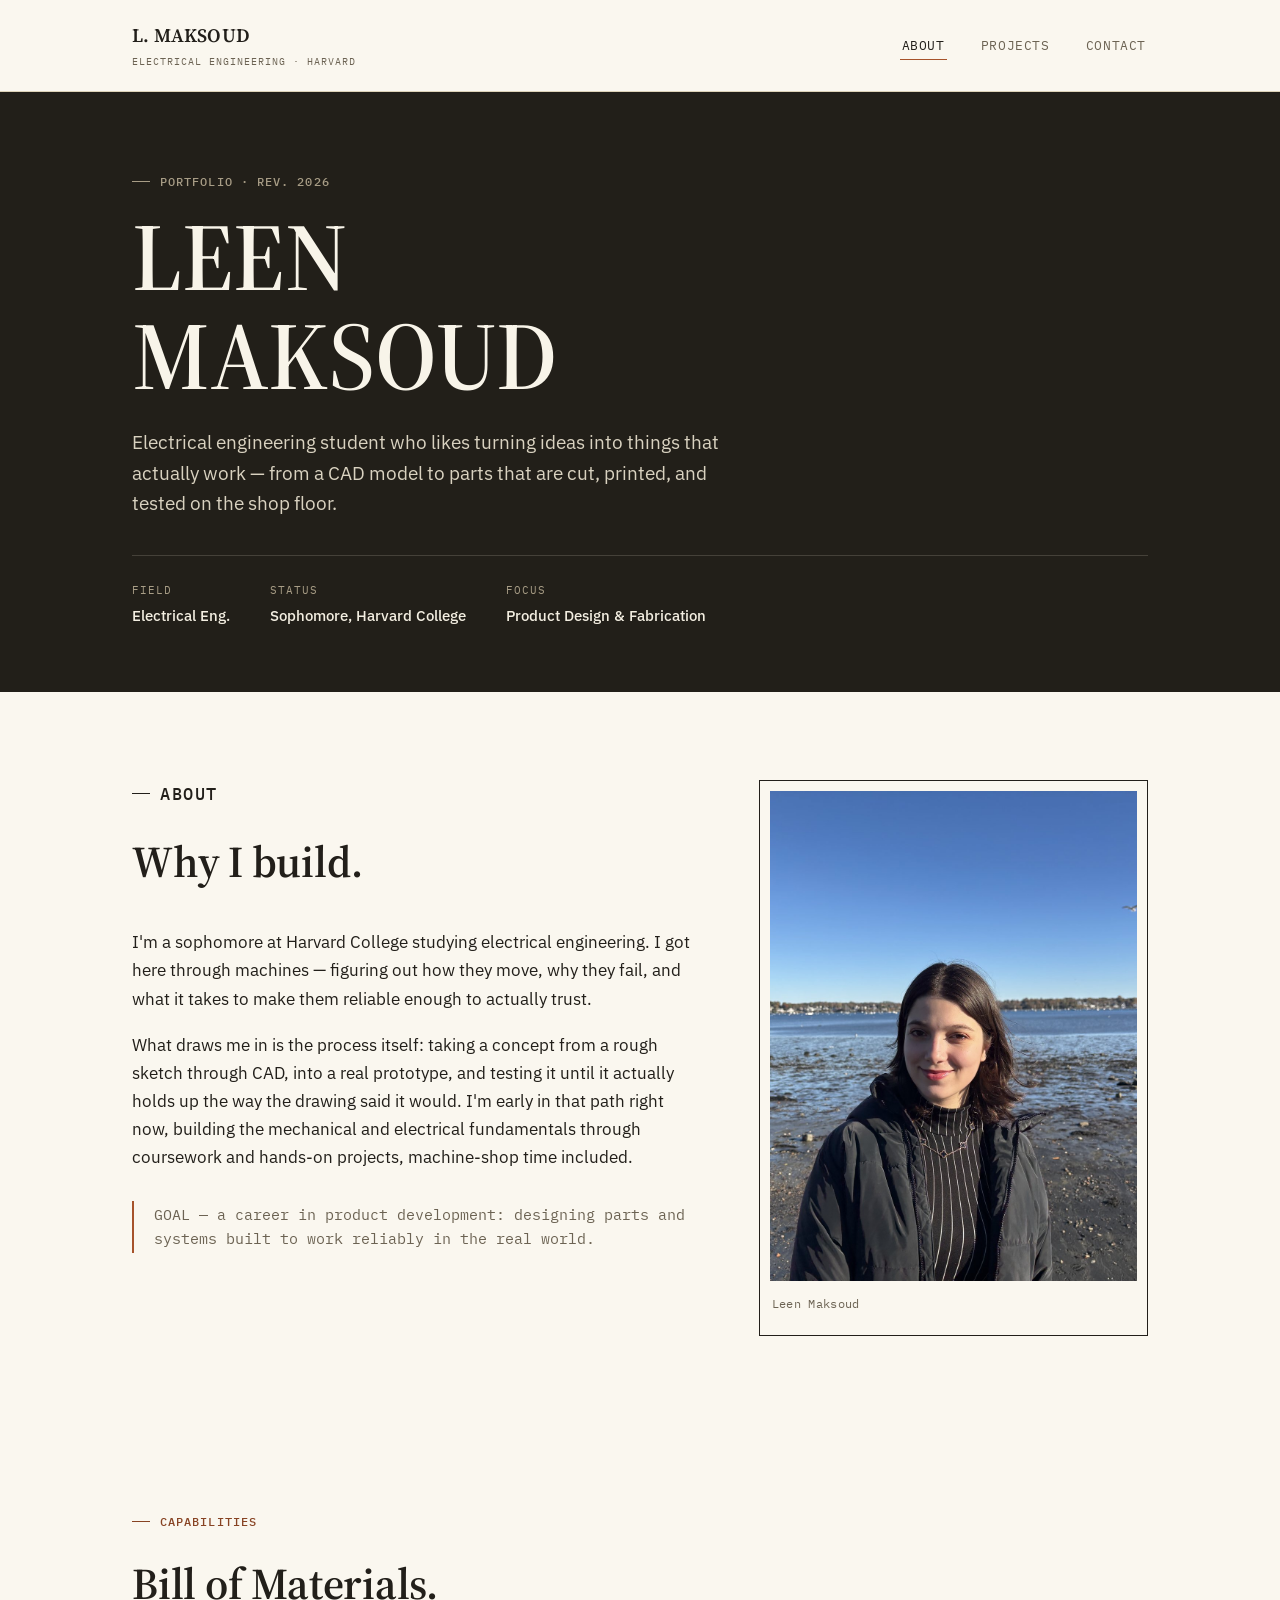
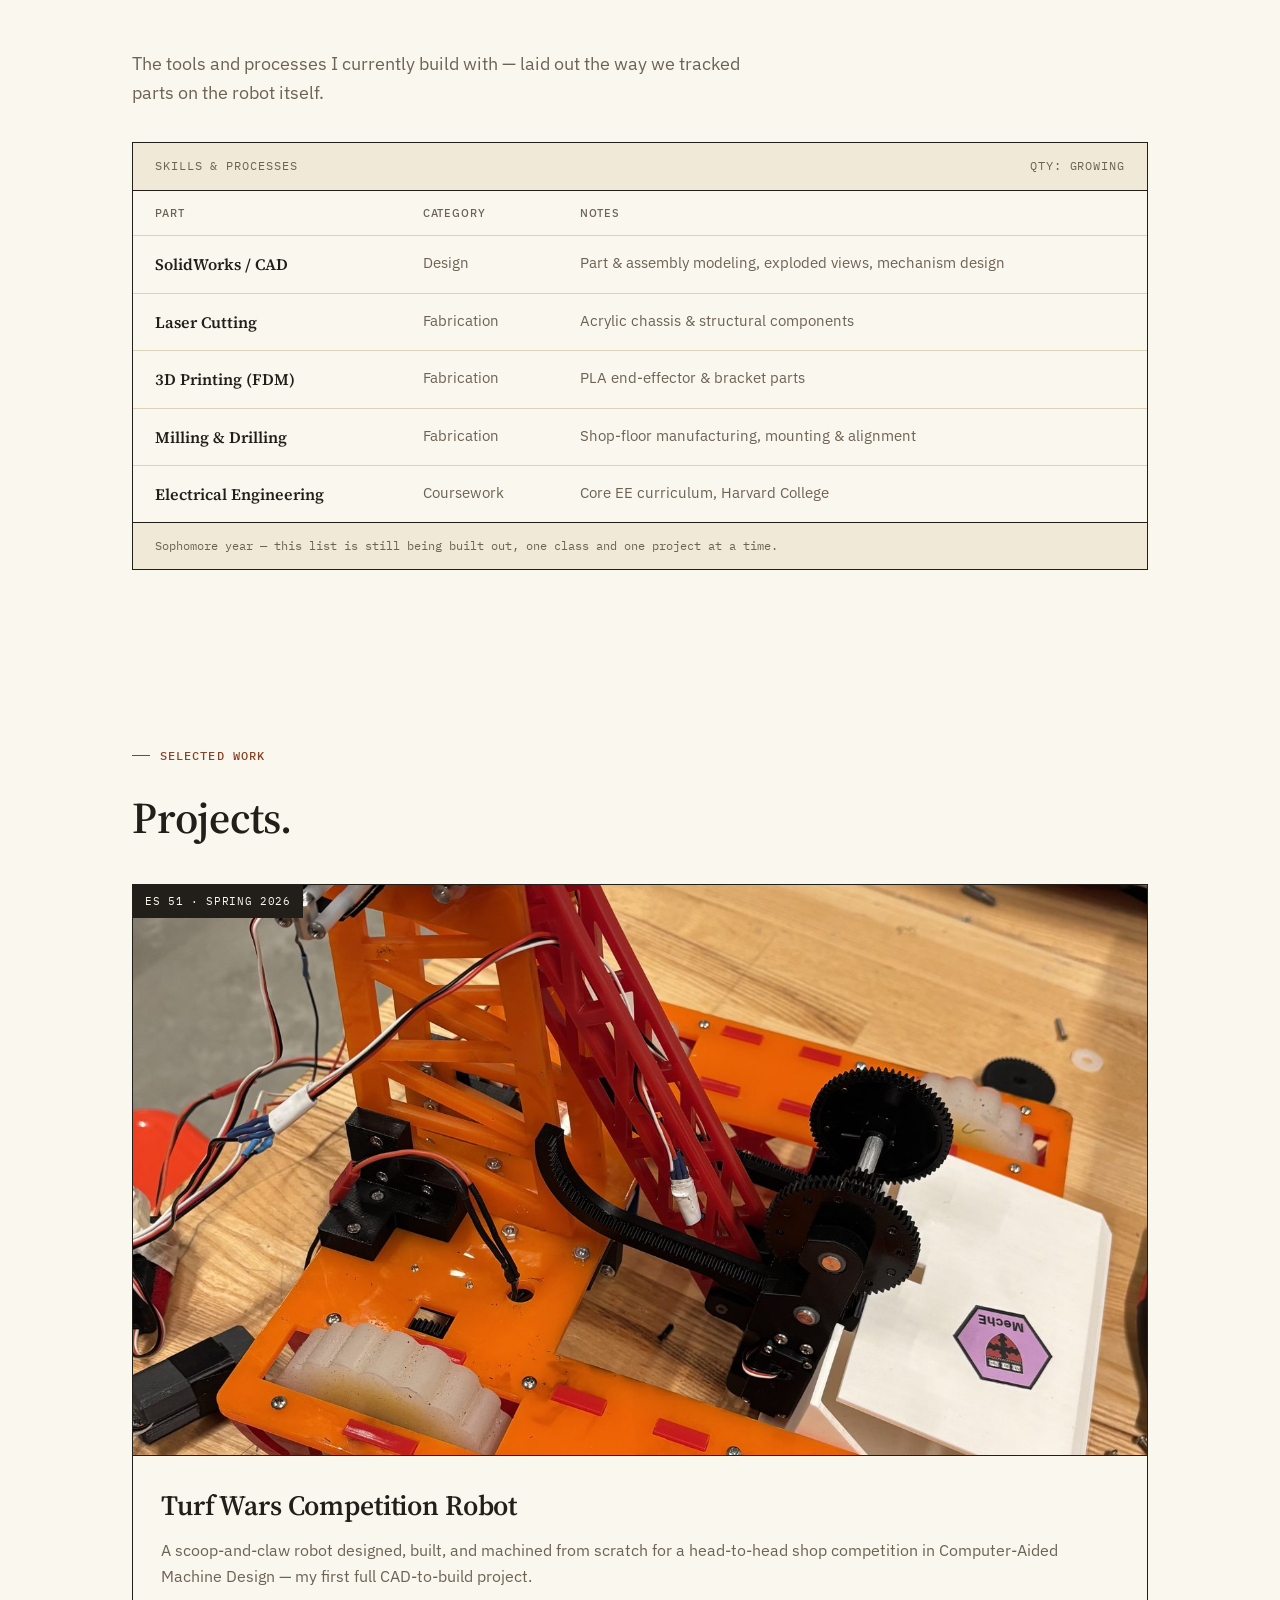
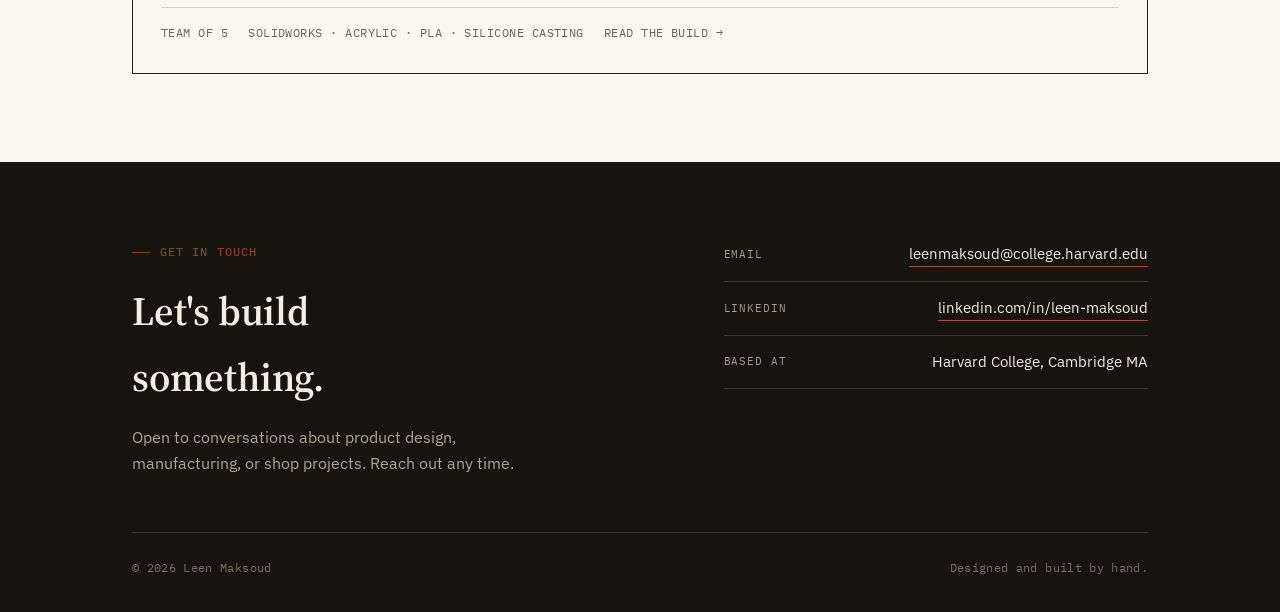
<file: index.html>
<!DOCTYPE html>
<html lang="en">
<head>
<meta charset="UTF-8">
<meta name="viewport" content="width=device-width, initial-scale=1.0">
<title>Leen Maksoud — Engineering Portfolio</title>
<meta name="description" content="Portfolio of Leen Maksoud, electrical engineering student at Harvard College focused on hands-on product design, fabrication, and testing.">
<link rel="preconnect" href="https://fonts.googleapis.com">
<link href="https://fonts.googleapis.com/css2?family=Source+Serif+4:opsz,wght@8..60,500;8..60,600;8..60,700&family=IBM+Plex+Sans:wght@400;500;600&family=IBM+Plex+Mono:wght@400;500;600&display=swap" rel="stylesheet">
<link rel="stylesheet" href="assets/style.css">
</head>
<body>

<header class="site-nav">
  <div class="nav-inner">
    <a href="index.html" class="nav-brand">L. MAKSOUD<small>ELECTRICAL ENGINEERING &middot; HARVARD</small></a>
    <ul class="nav-links">
      <li><a href="index.html#about" class="active">About</a></li>
      <li><a href="index.html#work">Projects</a></li>
      <li><a href="index.html#contact">Contact</a></li>
    </ul>
  </div>
</header>

<main>
  <!-- ============ HERO / TITLE BLOCK ============ -->
  <div class="blueprint-bg hero">
    <div class="wrap">
      <div class="title-block">
        <p class="eyebrow">Portfolio &middot; Rev. 2026</p>
        <h1 class="tb-name">LEEN<br>MAKSOUD</h1>
        <p class="tb-tagline">Electrical engineering student who likes turning ideas into things that actually work — from a CAD model to parts that are cut, printed, and tested on the shop floor.</p>
        <div class="tb-fields">
          <div class="tb-field"><div class="k">Field</div><div class="v">Electrical Eng.</div></div>
          <div class="tb-field"><div class="k">Status</div><div class="v">Sophomore, Harvard College</div></div>
          <div class="tb-field"><div class="k">Focus</div><div class="v">Product Design &amp; Fabrication</div></div>
        </div>
      </div>
    </div>
  </div>

  <!-- ============ ABOUT ============ -->
  <div class="paper-bg" id="about">
    <div class="wrap">
      <section>
        <div class="about-grid">
          <div class="reveal about-body">
            <p class="eyebrow">About</p>
            <h2 class="section-title">Why I build.</h2>
            <p>I'm a sophomore at Harvard College studying electrical engineering. I got here through machines — figuring out how they move, why they fail, and what it takes to make them reliable enough to actually trust.</p>
            <p>What draws me in is the process itself: taking a concept from a rough sketch through CAD, into a real prototype, and testing it until it actually holds up the way the drawing said it would. I'm early in that path right now, building the mechanical and electrical fundamentals through coursework and hands-on projects, machine-shop time included.</p>
            <div class="mission-note">
              GOAL &mdash; a career in product development: designing parts and systems built to work reliably in the real world.
            </div>
          </div>
          <div class="reveal about-photo-frame">
            <img src="assets/img/leen-profile.jpg" alt="Portrait of Leen Maksoud outdoors by the water">
            <p class="about-photo-caption">Leen Maksoud</p>
          </div>
        </div>
      </section>

      <!-- ============ SKILLS AS BOM ============ -->
      <section class="reveal">
        <p class="eyebrow">Capabilities</p>
        <h2 class="section-title">Bill of Materials.</h2>
        <p class="lede" style="margin-bottom:34px;">The tools and processes I currently build with — laid out the way we tracked parts on the robot itself.</p>

        <div class="bom-wrap">
          <div class="bom-title"><span>Skills &amp; Processes</span><span>Qty: Growing</span></div>
          <table class="bom">
            <thead>
              <tr><th>Part</th><th>Category</th><th>Notes</th></tr>
            </thead>
            <tbody>
              <tr>
                <td class="part">SolidWorks / CAD</td>
                <td>Design</td>
                <td>Part &amp; assembly modeling, exploded views, mechanism design</td>
              </tr>
              <tr>
                <td class="part">Laser Cutting</td>
                <td>Fabrication</td>
                <td>Acrylic chassis &amp; structural components</td>
              </tr>
              <tr>
                <td class="part">3D Printing (FDM)</td>
                <td>Fabrication</td>
                <td>PLA end-effector &amp; bracket parts</td>
              </tr>
              <tr>
                <td class="part">Milling &amp; Drilling</td>
                <td>Fabrication</td>
                <td>Shop-floor manufacturing, mounting &amp; alignment</td>
              </tr>
              <tr>
                <td class="part">Electrical Engineering</td>
                <td>Coursework</td>
                <td>Core EE curriculum, Harvard College</td>
              </tr>
            </tbody>
          </table>
          <div class="bom-note">Sophomore year — this list is still being built out, one class and one project at a time.</div>
        </div>
      </section>

      <!-- ============ FEATURED PROJECT ============ -->
      <section class="reveal" id="work">
        <p class="eyebrow">Selected Work</p>
        <h2 class="section-title">Projects.</h2>
        <a class="project-card" href="project.html">
          <div class="pc-media">
            <img src="assets/img/final_assembled_top.jpg" alt="The Winners' Turf Wars competition robot, an orange and red six-wheeled robot with a scoop-and-claw arm">
            <span class="pc-tag">ES 51 &middot; Spring 2026</span>
          </div>
          <div class="pc-body">
            <h3>Turf Wars Competition Robot</h3>
            <p>A scoop-and-claw robot designed, built, and machined from scratch for a head-to-head shop competition in Computer-Aided Machine Design — my first full CAD-to-build project.</p>
            <div class="pc-meta">
              <span>Team of 5</span>
              <span>SolidWorks &middot; Acrylic &middot; PLA &middot; Silicone Casting</span>
              <span>Read the build &rarr;</span>
            </div>
          </div>
        </a>
      </section>
    </div>
  </div>

  <!-- ============ CONTACT / FOOTER ============ -->
  <footer class="site-footer" id="contact">
    <div class="wrap">
      <div class="footer-grid">
        <div>
          <p class="eyebrow">Get in touch</p>
          <h3 class="footer-title">Let's build<br>something.</h3>
          <p class="footer-sub">Open to conversations about product design, manufacturing, or shop projects. Reach out any time.</p>
        </div>
        <div class="contact-fields">
          <div class="contact-field"><span class="k">Email</span><a href="mailto:leenmaksoud@college.harvard.edu">leenmaksoud@college.harvard.edu</a></div>
          <div class="contact-field"><span class="k">LinkedIn</span><a href="https://www.linkedin.com/in/leen-maksoud-05224a2a5" target="_blank" rel="noopener">linkedin.com/in/leen-maksoud</a></div>
          <div class="contact-field"><span class="k">Based at</span><span>Harvard College, Cambridge MA</span></div>
        </div>
      </div>
      <div class="footer-bottom">
        <span>&copy; 2026 Leen Maksoud</span>
        <span>Designed and built by hand.</span>
      </div>
    </div>
  </footer>
</main>

</body>
</html>
</file>
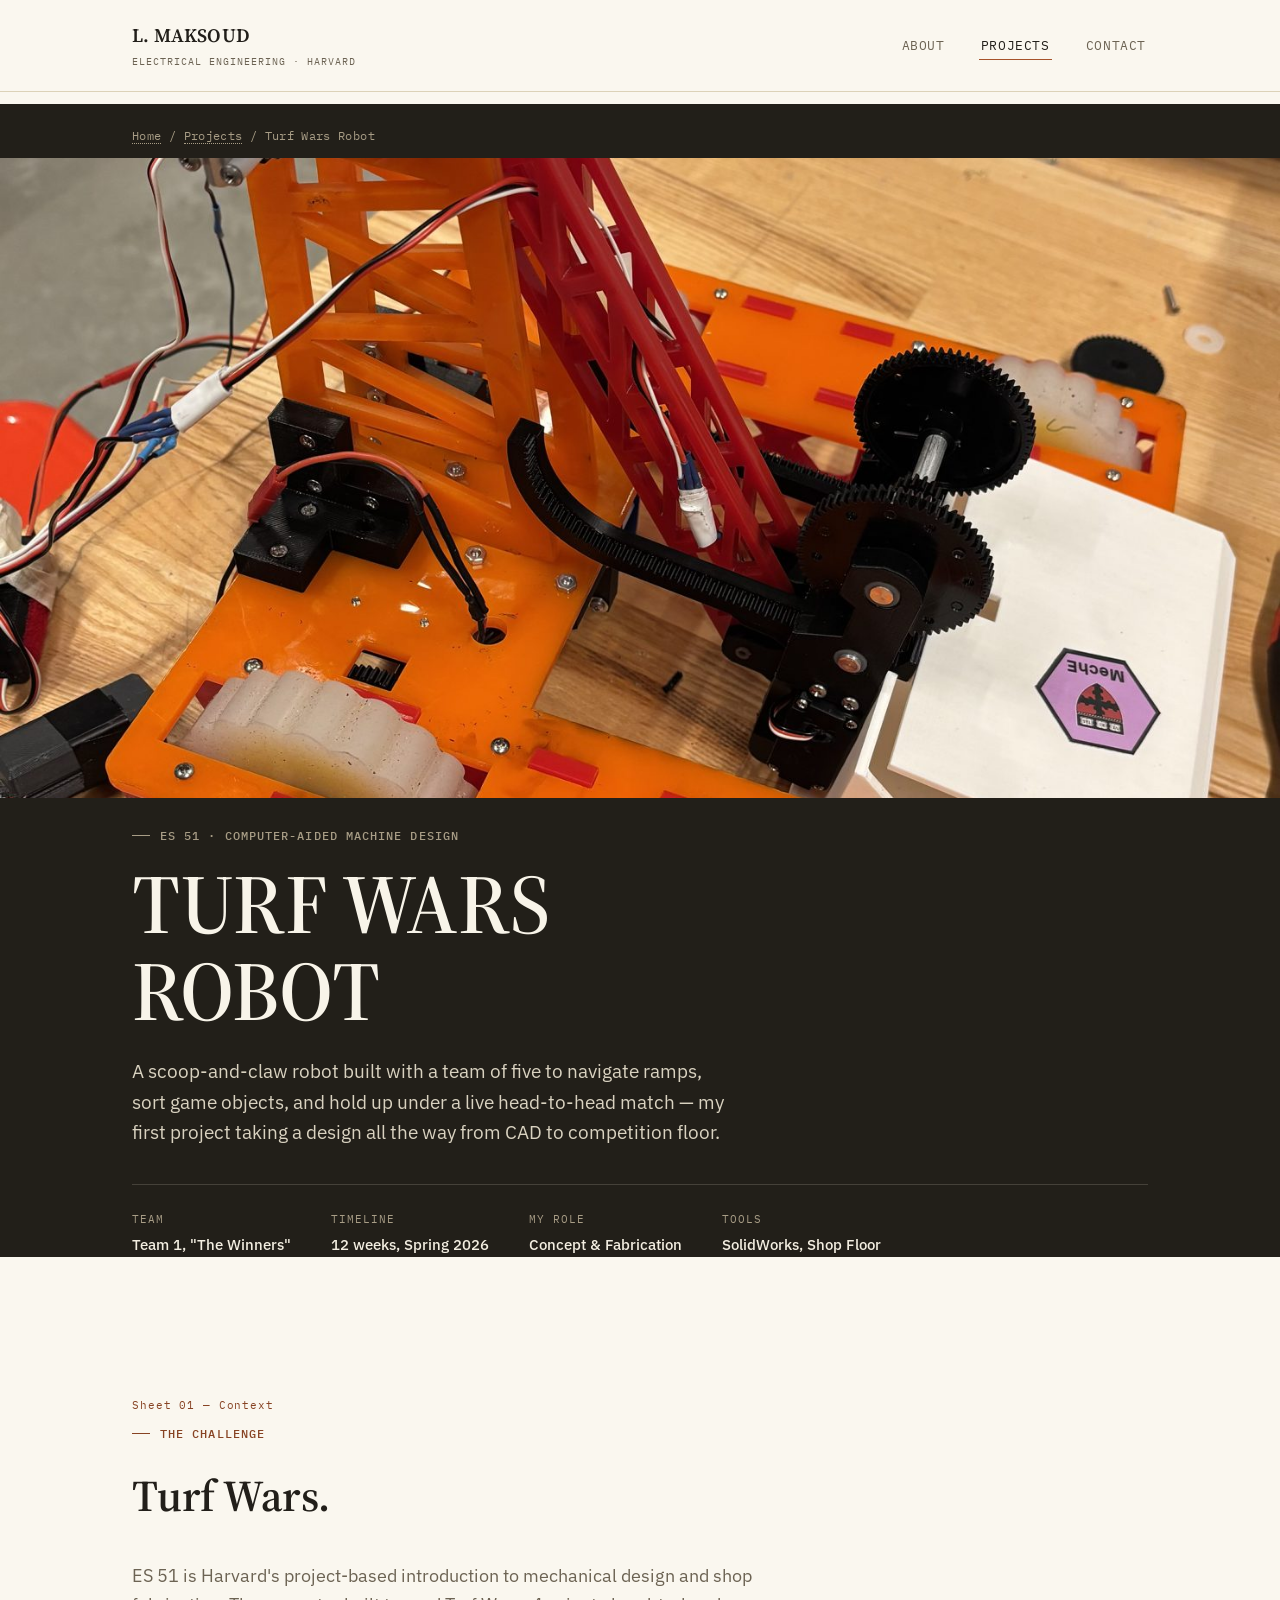
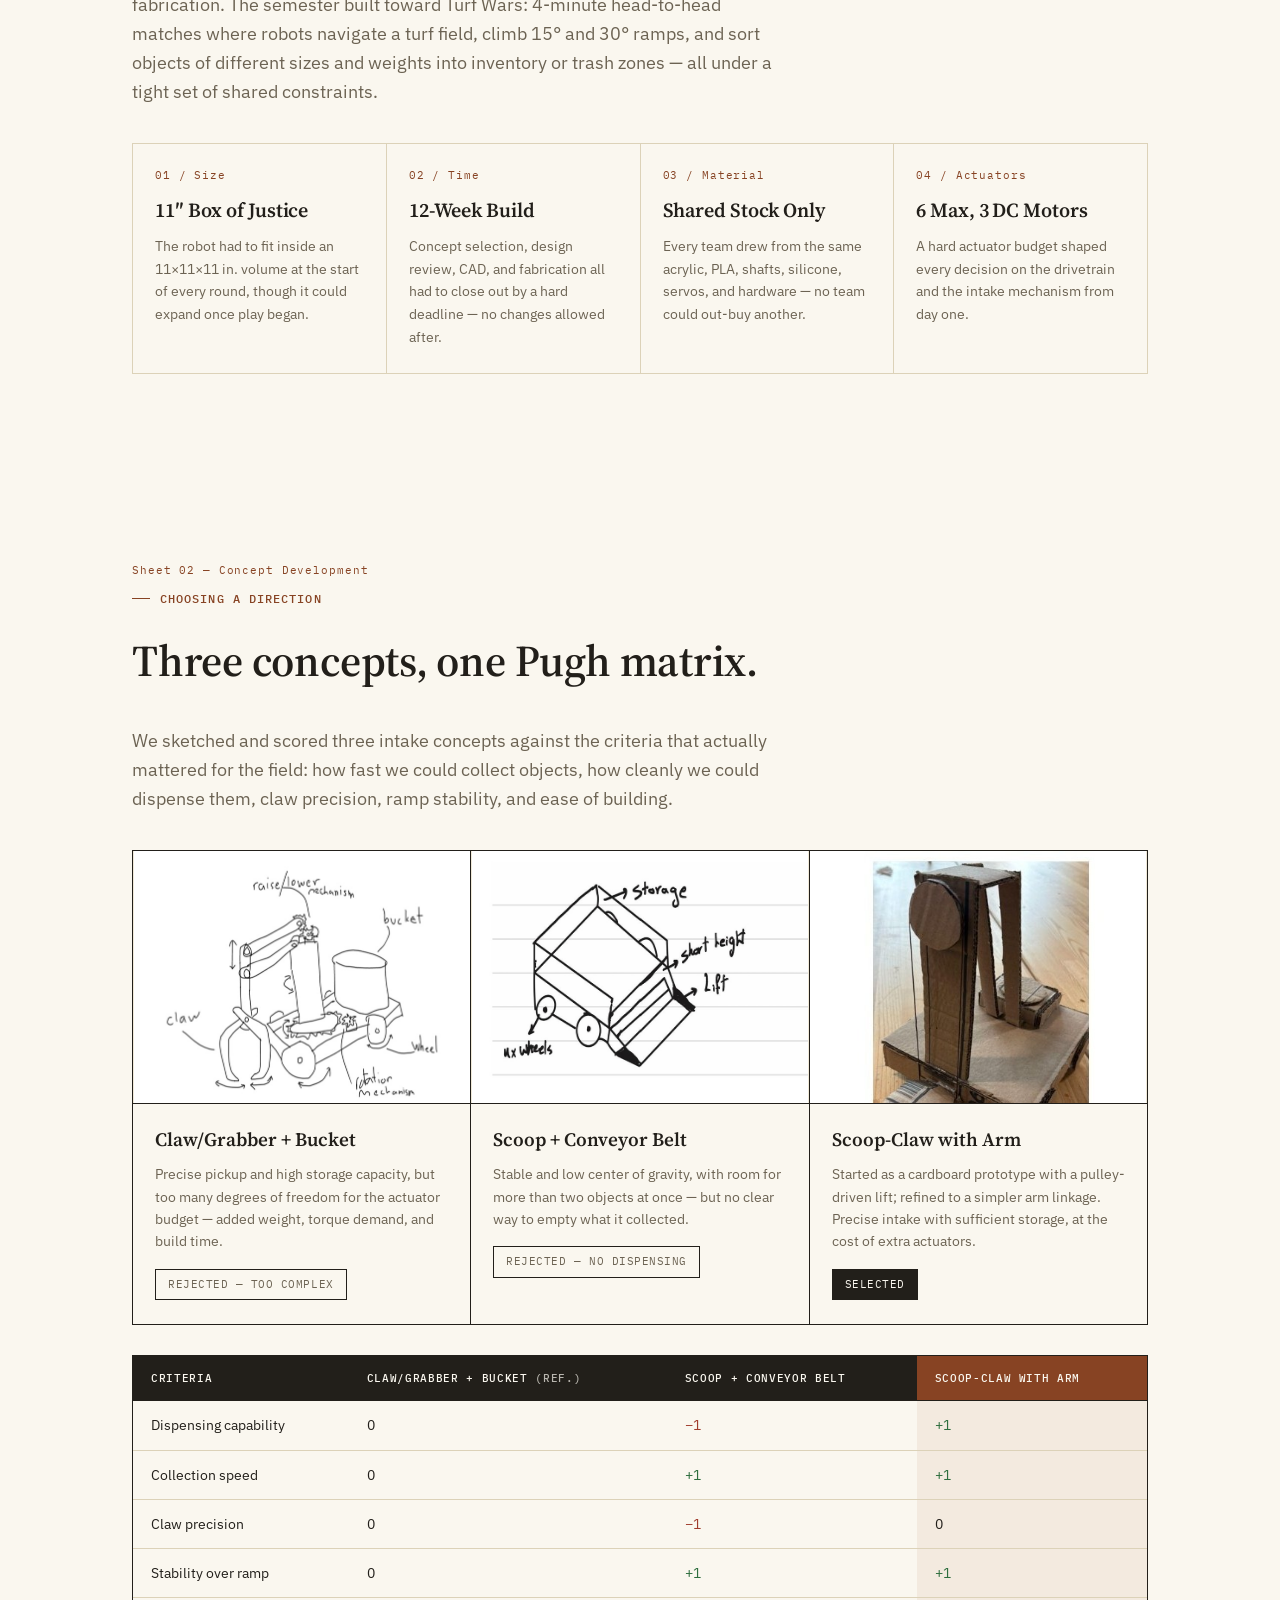
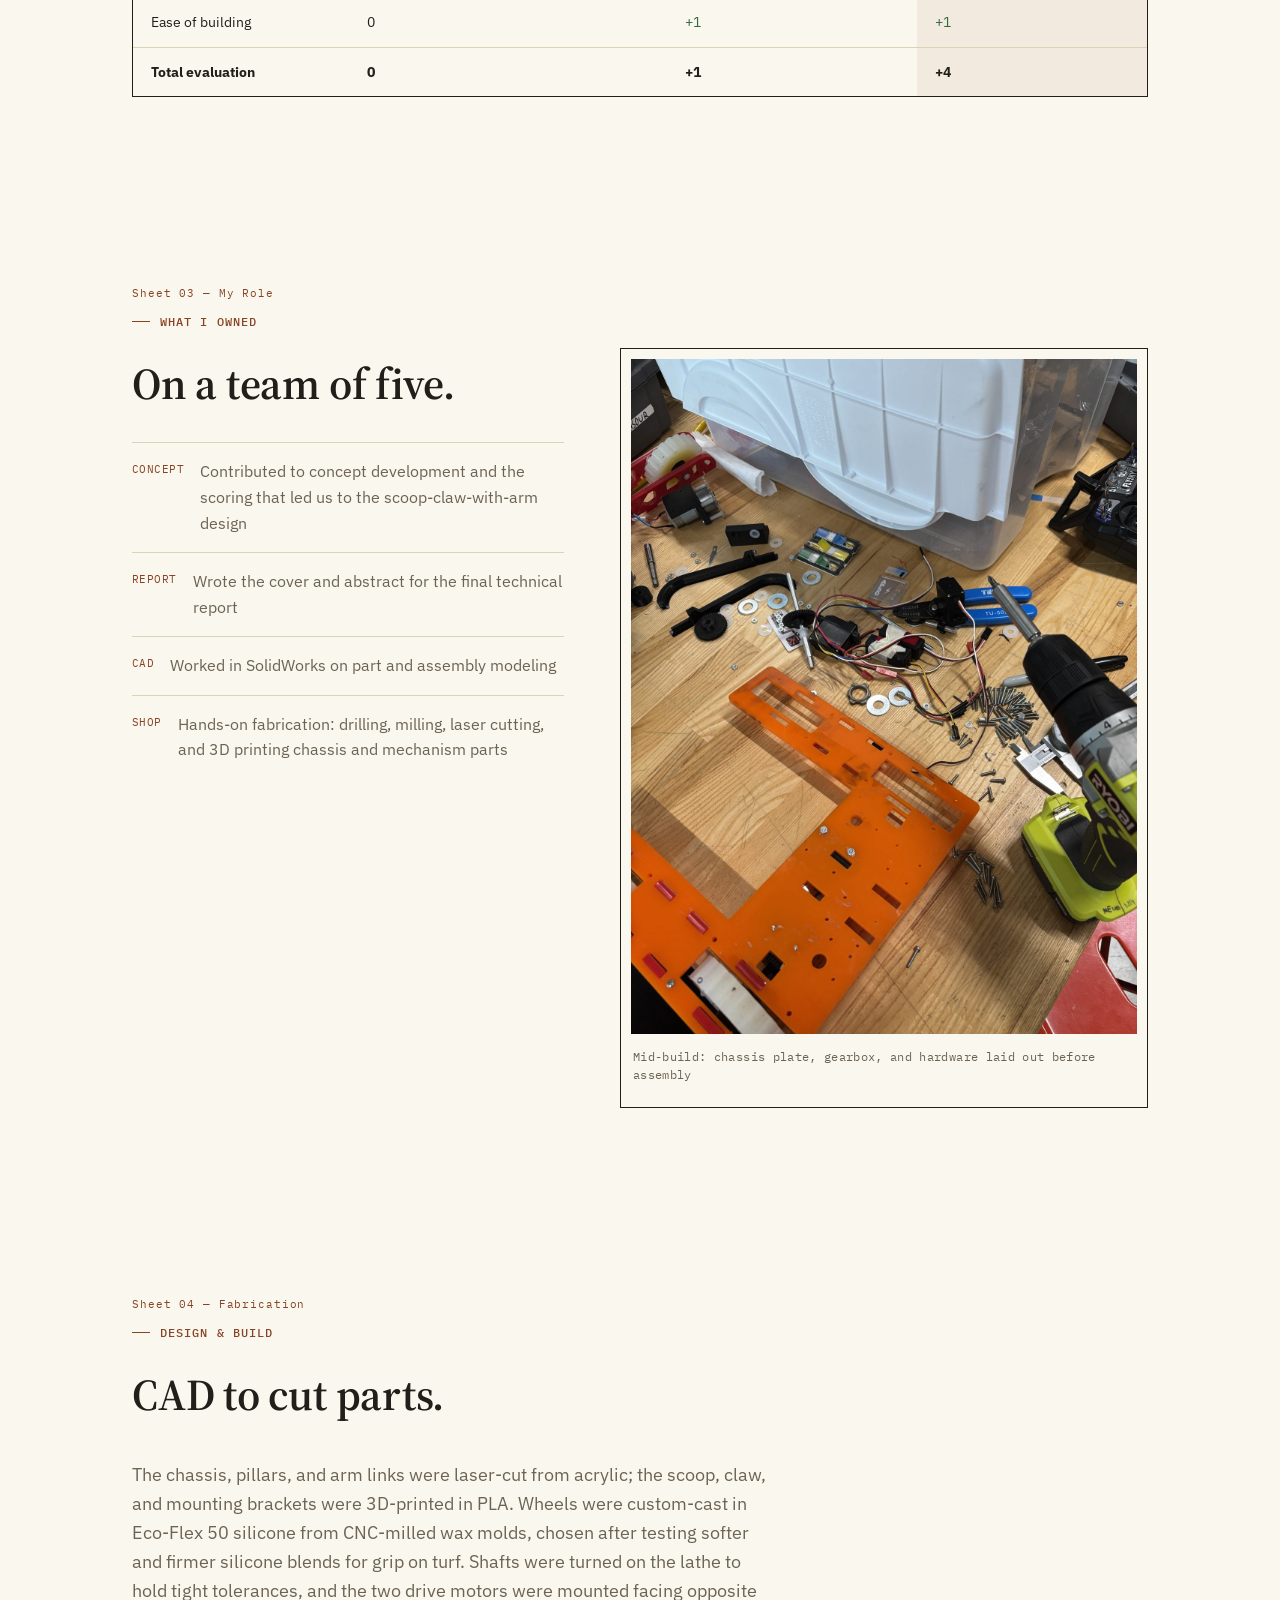
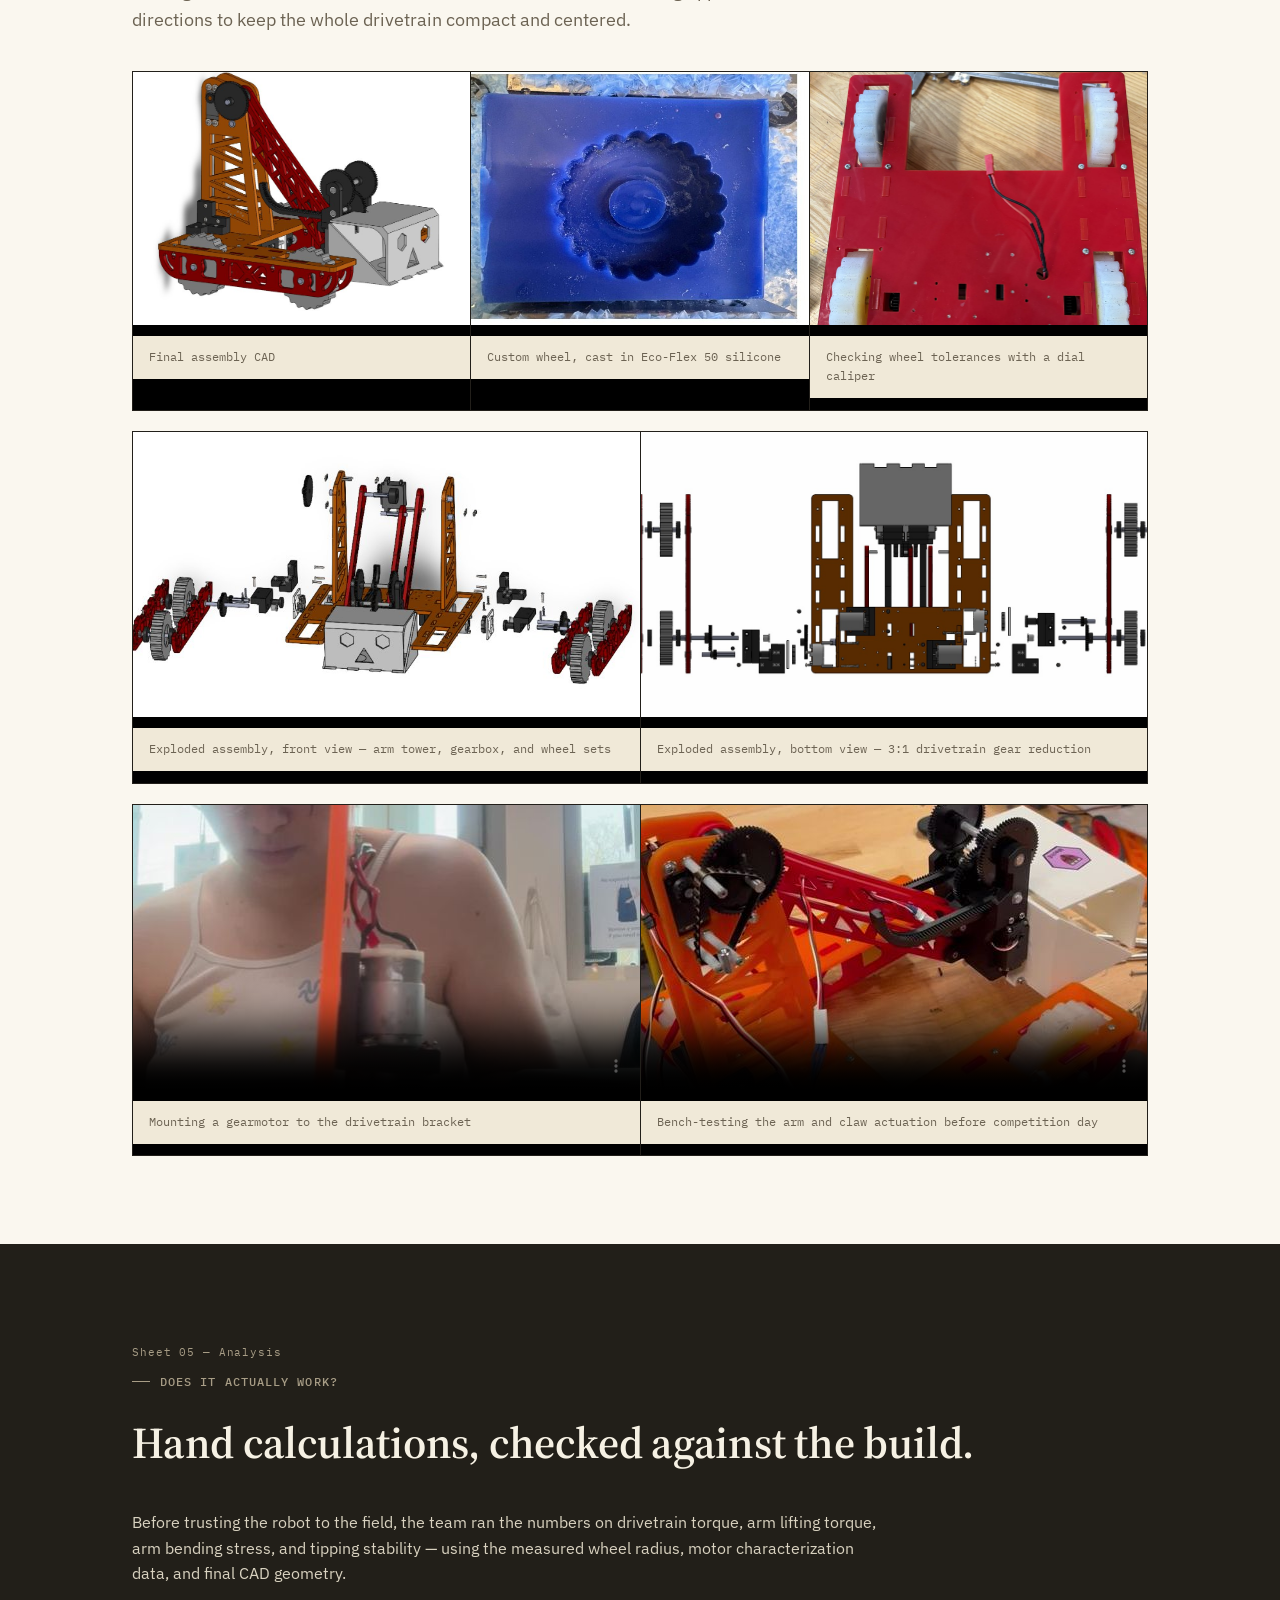
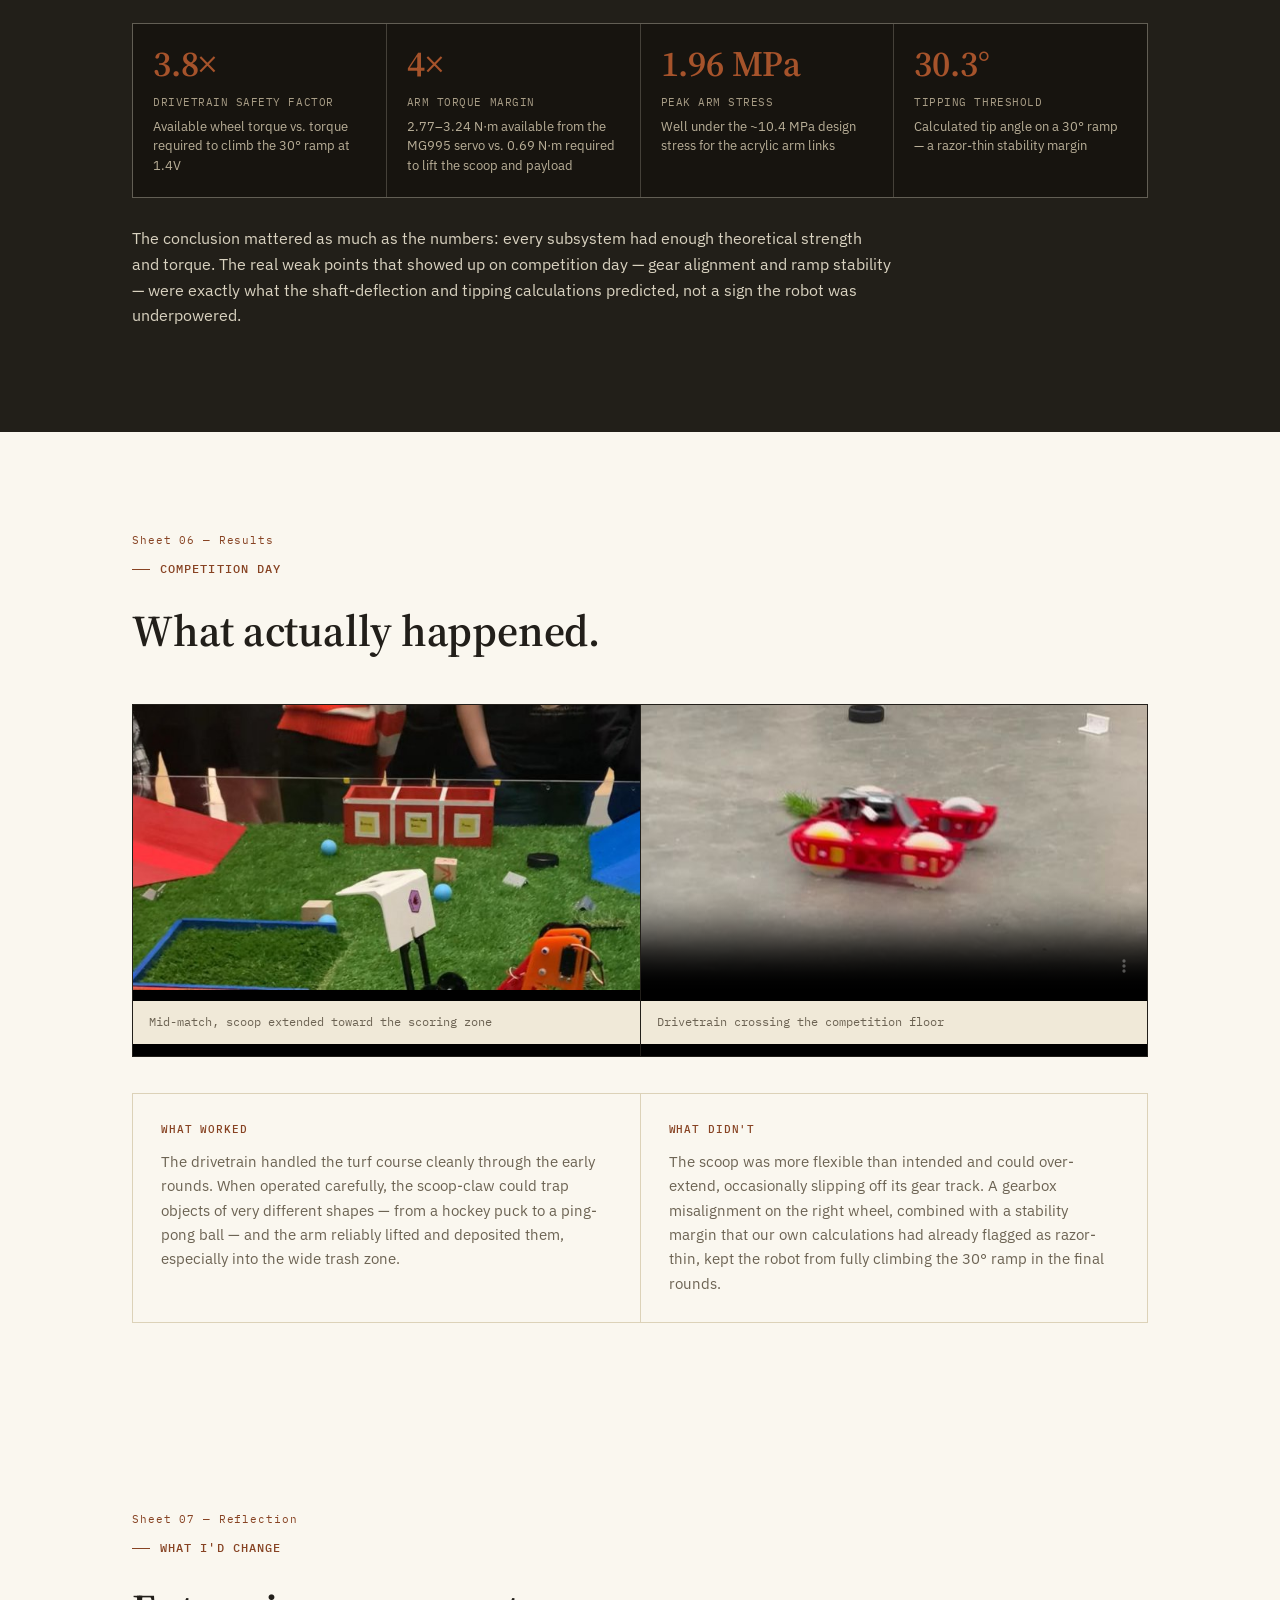
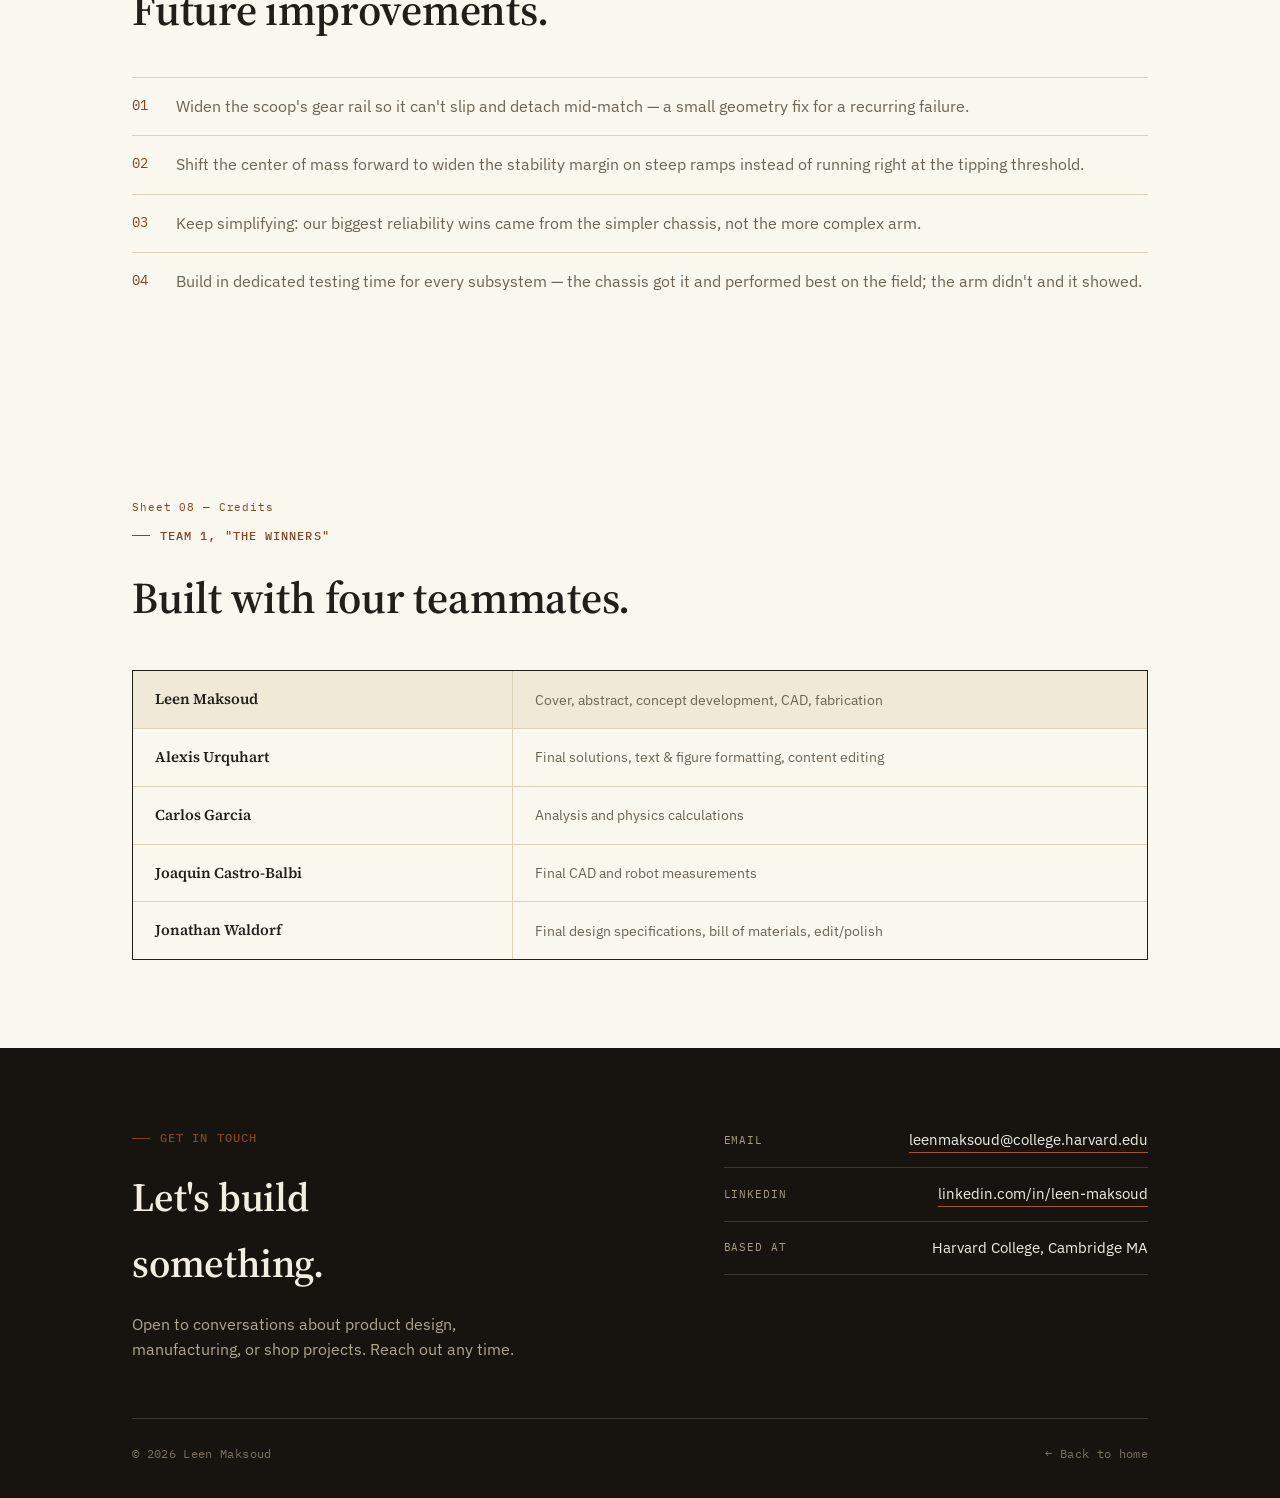
<file: project.html>
<!DOCTYPE html>
<html lang="en">
<head>
<meta charset="UTF-8">
<meta name="viewport" content="width=device-width, initial-scale=1.0">
<title>Turf Wars Competition Robot — Leen Maksoud</title>
<meta name="description" content="ES 51 Computer-Aided Machine Design: a scoop-and-claw competition robot, designed, analyzed, and built from acrylic, PLA, and cast silicone.">
<link rel="preconnect" href="https://fonts.googleapis.com">
<link href="https://fonts.googleapis.com/css2?family=Source+Serif+4:opsz,wght@8..60,500;8..60,600;8..60,700&family=IBM+Plex+Sans:wght@400;500;600&family=IBM+Plex+Mono:wght@400;500;600&display=swap" rel="stylesheet">
<link rel="stylesheet" href="assets/style.css">
</head>
<body>

<header class="site-nav">
  <div class="nav-inner">
    <a href="index.html" class="nav-brand">L. MAKSOUD<small>ELECTRICAL ENGINEERING &middot; HARVARD</small></a>
    <ul class="nav-links">
      <li><a href="index.html#about">About</a></li>
      <li><a href="index.html#work" class="active">Projects</a></li>
      <li><a href="index.html#contact">Contact</a></li>
    </ul>
  </div>
</header>

<main>
  <!-- ============ PROJECT HERO ============ -->
  <div class="blueprint-bg">
    <div class="wrap">
      <p class="breadcrumb"><a href="index.html">Home</a> / <a href="index.html#work">Projects</a> / Turf Wars Robot</p>
    </div>
    <img class="proj-hero-img" src="assets/img/final_assembled_top.jpg" alt="Final assembled Turf Wars robot: orange acrylic chassis with a red four-bar arm and 3D-printed scoop-claw end effector">
    <div class="wrap">
      <div class="title-block" style="margin:28px 0 40px; border-top:none;">
        <p class="eyebrow">ES 51 &middot; Computer-Aided Machine Design</p>
        <h1 class="tb-name" style="font-size:clamp(40px,7vw,84px);">TURF WARS<br>ROBOT</h1>
        <p class="tb-tagline">A scoop-and-claw robot built with a team of five to navigate ramps, sort game objects, and hold up under a live head-to-head match — my first project taking a design all the way from CAD to competition floor.</p>
        <div class="tb-fields">
          <div class="tb-field"><div class="k">Team</div><div class="v">Team 1, "The Winners"</div></div>
          <div class="tb-field"><div class="k">Timeline</div><div class="v">12 weeks, Spring 2026</div></div>
          <div class="tb-field"><div class="k">My Role</div><div class="v">Concept &amp; Fabrication</div></div>
          <div class="tb-field"><div class="k">Tools</div><div class="v">SolidWorks, Shop Floor</div></div>
        </div>
      </div>
    </div>
  </div>

  <div class="paper-bg">
    <div class="wrap">

      <!-- ============ THE CHALLENGE ============ -->
      <section class="reveal">
        <p class="sheet-index">Sheet 01 — Context</p>
        <p class="eyebrow">The Challenge</p>
        <h2 class="section-title">Turf Wars.</h2>
        <p class="lede">ES 51 is Harvard's project-based introduction to mechanical design and shop fabrication. The semester built toward Turf Wars: 4-minute head-to-head matches where robots navigate a turf field, climb 15&deg; and 30&deg; ramps, and sort objects of different sizes and weights into inventory or trash zones — all under a tight set of shared constraints.</p>

        <div class="constraints-grid">
          <div class="constraint">
            <p class="cnum">01 / Size</p>
            <h4>11&Prime; Box of Justice</h4>
            <p>The robot had to fit inside an 11&times;11&times;11 in. volume at the start of every round, though it could expand once play began.</p>
          </div>
          <div class="constraint">
            <p class="cnum">02 / Time</p>
            <h4>12-Week Build</h4>
            <p>Concept selection, design review, CAD, and fabrication all had to close out by a hard deadline — no changes allowed after.</p>
          </div>
          <div class="constraint">
            <p class="cnum">03 / Material</p>
            <h4>Shared Stock Only</h4>
            <p>Every team drew from the same acrylic, PLA, shafts, silicone, servos, and hardware — no team could out-buy another.</p>
          </div>
          <div class="constraint">
            <p class="cnum">04 / Actuators</p>
            <h4>6 Max, 3 DC Motors</h4>
            <p>A hard actuator budget shaped every decision on the drivetrain and the intake mechanism from day one.</p>
          </div>
        </div>
      </section>

      <!-- ============ CONCEPT DEVELOPMENT ============ -->
      <section class="reveal">
        <p class="sheet-index">Sheet 02 — Concept Development</p>
        <p class="eyebrow">Choosing a Direction</p>
        <h2 class="section-title">Three concepts, one Pugh matrix.</h2>
        <p class="lede">We sketched and scored three intake concepts against the criteria that actually mattered for the field: how fast we could collect objects, how cleanly we could dispense them, claw precision, ramp stability, and ease of building.</p>

        <div class="concept-grid">
          <div class="concept-card">
            <div class="cc-img"><img src="assets/img/fig1_claw_bucket_sketch.jpg" alt="Sketch of a claw and grabber concept with a rear storage bucket"></div>
            <div class="cc-body">
              <h4>Claw/Grabber + Bucket</h4>
              <p>Precise pickup and high storage capacity, but too many degrees of freedom for the actuator budget — added weight, torque demand, and build time.</p>
              <span class="cc-verdict verdict-rejected">Rejected — too complex</span>
            </div>
          </div>
          <div class="concept-card">
            <div class="cc-img"><img src="assets/img/fig2_scoop_conveyor_sketch.jpg" alt="Sketch of a scoop with conveyor belt concept"></div>
            <div class="cc-body">
              <h4>Scoop + Conveyor Belt</h4>
              <p>Stable and low center of gravity, with room for more than two objects at once — but no clear way to empty what it collected.</p>
              <span class="cc-verdict verdict-rejected">Rejected — no dispensing</span>
            </div>
          </div>
          <div class="concept-card">
            <div class="cc-img"><img src="assets/img/fig3a_cardboard_prototype.jpg" alt="Cardboard prototype of the scoop-claw with arm concept"></div>
            <div class="cc-body">
              <h4>Scoop-Claw with Arm</h4>
              <p>Started as a cardboard prototype with a pulley-driven lift; refined to a simpler arm linkage. Precise intake with sufficient storage, at the cost of extra actuators.</p>
              <span class="cc-verdict verdict-selected">Selected</span>
            </div>
          </div>
        </div>

        <div class="pugh-wrap">
          <table class="pugh">
            <thead>
              <tr>
                <th>Criteria</th>
                <th>Claw/Grabber + Bucket <span style="opacity:.7;">(ref.)</span></th>
                <th>Scoop + Conveyor Belt</th>
                <th class="selected-col">Scoop-Claw with Arm</th>
              </tr>
            </thead>
            <tbody>
              <tr><td>Dispensing capability</td><td>0</td><td class="neg">&minus;1</td><td class="selected-col pos">+1</td></tr>
              <tr><td>Collection speed</td><td>0</td><td class="pos">+1</td><td class="selected-col pos">+1</td></tr>
              <tr><td>Claw precision</td><td>0</td><td class="neg">&minus;1</td><td class="selected-col">0</td></tr>
              <tr><td>Stability over ramp</td><td>0</td><td class="pos">+1</td><td class="selected-col pos">+1</td></tr>
              <tr><td>Ease of building</td><td>0</td><td class="pos">+1</td><td class="selected-col pos">+1</td></tr>
              <tr><td>Total evaluation</td><td>0</td><td>+1</td><td class="selected-col">+4</td></tr>
            </tbody>
          </table>
        </div>
      </section>

      <!-- ============ MY ROLE ============ -->
      <section class="reveal">
        <p class="sheet-index">Sheet 03 — My Role</p>
        <p class="eyebrow">What I Owned</p>
        <div class="role-block">
          <div>
            <h2 class="section-title" style="margin-bottom:0;">On a team of five.</h2>
            <ul class="role-list">
              <li><span class="tag">CONCEPT</span> Contributed to concept development and the scoring that led us to the scoop-claw-with-arm design</li>
              <li><span class="tag">REPORT</span> Wrote the cover and abstract for the final technical report</li>
              <li><span class="tag">CAD</span> Worked in SolidWorks on part and assembly modeling</li>
              <li><span class="tag">SHOP</span> Hands-on fabrication: drilling, milling, laser cutting, and 3D printing chassis and mechanism parts</li>
            </ul>
          </div>
          <div class="reveal about-photo-frame">
            <img src="assets/img/build_bench_disassembled.jpg" alt="Disassembled robot parts, hardware, and tools laid out on the shop workbench mid-build">
            <p class="about-photo-caption">Mid-build: chassis plate, gearbox, and hardware laid out before assembly</p>
          </div>
        </div>
      </section>

      <!-- ============ DESIGN & BUILD ============ -->
      <section class="reveal">
        <p class="sheet-index">Sheet 04 — Fabrication</p>
        <p class="eyebrow">Design &amp; Build</p>
        <h2 class="section-title">CAD to cut parts.</h2>
        <p class="lede">The chassis, pillars, and arm links were laser-cut from acrylic; the scoop, claw, and mounting brackets were 3D-printed in PLA. Wheels were custom-cast in Eco-Flex&nbsp;50 silicone from CNC-milled wax molds, chosen after testing softer and firmer silicone blends for grip on turf. Shafts were turned on the lathe to hold tight tolerances, and the two drive motors were mounted facing opposite directions to keep the whole drivetrain compact and centered.</p>

        <div class="gallery">
          <div class="g-item">
            <div class="g-media"><img src="assets/img/fig7_final_cad.jpg" alt="Final SolidWorks CAD render of the robot showing the arm tower and gearbox"></div>
            <p class="g-cap">Final assembly CAD</p>
          </div>
          <div class="g-item">
            <div class="g-media"><img src="assets/img/fig5_wheel_mold.jpg" alt="Custom wheel cast in blue Eco-Flex 50 silicone, still in its wax mold"></div>
            <p class="g-cap">Custom wheel, cast in Eco-Flex 50 silicone</p>
          </div>
          <div class="g-item">
            <div class="g-media"><img src="assets/img/baseplate_underside_calipers.jpg" alt="Underside of the red acrylic baseplate with cast wheels, being measured with calipers"></div>
            <p class="g-cap">Checking wheel tolerances with a dial caliper</p>
          </div>
        </div>

        <div class="gallery two" style="margin-top:20px;">
          <div class="g-item wide">
            <div class="g-media"><img src="assets/img/fig8_exploded_front.jpg" alt="Exploded CAD view of the robot from the front, showing the arm tower, gearbox, and wheel assemblies"></div>
            <p class="g-cap">Exploded assembly, front view — arm tower, gearbox, and wheel sets</p>
          </div>
          <div class="g-item wide">
            <div class="g-media"><img src="assets/img/fig9_exploded_bottom.jpg" alt="Exploded CAD view of the robot from the bottom, showing the drivetrain gear reduction on each side"></div>
            <p class="g-cap">Exploded assembly, bottom view — 3:1 drivetrain gear reduction</p>
          </div>
        </div>

        <div class="gallery two" style="margin-top:20px;">
          <div class="g-item wide">
            <div class="g-media">
              <video src="assets/video/cad_shop_closeup.mp4" poster="assets/img/cad_shop_closeup_poster.jpg" controls playsinline muted preload="metadata"></video>
            </div>
            <p class="g-cap">Mounting a gearmotor to the drivetrain bracket</p>
          </div>
          <div class="g-item wide">
            <div class="g-media">
              <video src="assets/video/arm_claw_bench_test.mp4" poster="assets/img/arm_claw_bench_test_poster.jpg" controls playsinline muted preload="metadata"></video>
            </div>
            <p class="g-cap">Bench-testing the arm and claw actuation before competition day</p>
          </div>
        </div>
      </section>

      <!-- ============ ANALYSIS ============ -->
      <div class="blueprint-bg" style="margin:0 -1000px; padding:0 1000px;">
      <section class="reveal">
        <p class="sheet-index" style="color:var(--blueprint-line);">Sheet 05 — Analysis</p>
        <p class="eyebrow">Does It Actually Work?</p>
        <h2 class="section-title" style="color:#F6F1E4;">Hand calculations, checked against the build.</h2>
        <p class="analysis-note">Before trusting the robot to the field, the team ran the numbers on drivetrain torque, arm lifting torque, arm bending stress, and tipping stability &mdash; using the measured wheel radius, motor characterization data, and final CAD geometry.</p>

        <div class="spec-grid">
          <div class="spec-cell">
            <div class="sv">3.8&times;</div>
            <div class="sk">Drivetrain safety factor</div>
            <div class="sd">Available wheel torque vs. torque required to climb the 30&deg; ramp at 1.4V</div>
          </div>
          <div class="spec-cell">
            <div class="sv">4&times;</div>
            <div class="sk">Arm torque margin</div>
            <div class="sd">2.77&ndash;3.24 N&middot;m available from the MG995 servo vs. 0.69 N&middot;m required to lift the scoop and payload</div>
          </div>
          <div class="spec-cell">
            <div class="sv">1.96 MPa</div>
            <div class="sk">Peak arm stress</div>
            <div class="sd">Well under the ~10.4 MPa design stress for the acrylic arm links</div>
          </div>
          <div class="spec-cell">
            <div class="sv">30.3&deg;</div>
            <div class="sk">Tipping threshold</div>
            <div class="sd">Calculated tip angle on a 30&deg; ramp &mdash; a razor-thin stability margin</div>
          </div>
        </div>
        <p class="analysis-note">The conclusion mattered as much as the numbers: every subsystem had enough theoretical strength and torque. The real weak points that showed up on competition day &mdash; gear alignment and ramp stability &mdash; were exactly what the shaft-deflection and tipping calculations predicted, not a sign the robot was underpowered.</p>
      </section>
      </div>

      <!-- ============ COMPETITION PERFORMANCE ============ -->
      <section class="reveal">
        <p class="sheet-index">Sheet 06 — Results</p>
        <p class="eyebrow">Competition Day</p>
        <h2 class="section-title">What actually happened.</h2>

        <div class="gallery two">
          <div class="g-item wide">
            <div class="g-media"><img src="assets/img/fig6_competition_day.jpg" alt="The robot on the competition turf field, arm extended toward the scoring boxes, with a ball and hockey puck nearby"></div>
            <p class="g-cap">Mid-match, scoop extended toward the scoring zone</p>
          </div>
          <div class="g-item wide">
            <div class="g-media">
              <video src="assets/video/competition_floor_run.mp4" poster="assets/img/competition_floor_run_poster.jpg" controls playsinline muted preload="metadata"></video>
            </div>
            <p class="g-cap">Drivetrain crossing the competition floor</p>
          </div>
        </div>

        <div class="results-strip">
          <div class="result-panel">
            <h4>What worked</h4>
            <p>The drivetrain handled the turf course cleanly through the early rounds. When operated carefully, the scoop-claw could trap objects of very different shapes — from a hockey puck to a ping-pong ball — and the arm reliably lifted and deposited them, especially into the wide trash zone.</p>
          </div>
          <div class="result-panel">
            <h4>What didn't</h4>
            <p>The scoop was more flexible than intended and could over-extend, occasionally slipping off its gear track. A gearbox misalignment on the right wheel, combined with a stability margin that our own calculations had already flagged as razor-thin, kept the robot from fully climbing the 30&deg; ramp in the final rounds.</p>
          </div>
        </div>
      </section>

      <!-- ============ REFLECTION ============ -->
      <section class="reveal">
        <p class="sheet-index">Sheet 07 — Reflection</p>
        <p class="eyebrow">What I'd Change</p>
        <h2 class="section-title">Future improvements.</h2>
        <ul class="future-list">
          <li><span class="fnum">01</span><span>Widen the scoop's gear rail so it can't slip and detach mid-match — a small geometry fix for a recurring failure.</span></li>
          <li><span class="fnum">02</span><span>Shift the center of mass forward to widen the stability margin on steep ramps instead of running right at the tipping threshold.</span></li>
          <li><span class="fnum">03</span><span>Keep simplifying: our biggest reliability wins came from the simpler chassis, not the more complex arm.</span></li>
          <li><span class="fnum">04</span><span>Build in dedicated testing time for every subsystem — the chassis got it and performed best on the field; the arm didn't and it showed.</span></li>
        </ul>
      </section>

      <!-- ============ TEAM ============ -->
      <section class="reveal">
        <p class="sheet-index">Sheet 08 — Credits</p>
        <p class="eyebrow">Team 1, "The Winners"</p>
        <h2 class="section-title">Built with four teammates.</h2>
        <div class="team-roster">
          <div class="team-row you"><div class="tn">Leen Maksoud</div><div class="tc">Cover, abstract, concept development, CAD, fabrication</div></div>
          <div class="team-row"><div class="tn">Alexis Urquhart</div><div class="tc">Final solutions, text &amp; figure formatting, content editing</div></div>
          <div class="team-row"><div class="tn">Carlos Garcia</div><div class="tc">Analysis and physics calculations</div></div>
          <div class="team-row"><div class="tn">Joaquin Castro-Balbi</div><div class="tc">Final CAD and robot measurements</div></div>
          <div class="team-row"><div class="tn">Jonathan Waldorf</div><div class="tc">Final design specifications, bill of materials, edit/polish</div></div>
        </div>
      </section>

    </div>
  </div>

  <!-- ============ CONTACT / FOOTER ============ -->
  <footer class="site-footer" id="contact">
    <div class="wrap">
      <div class="footer-grid">
        <div>
          <p class="eyebrow">Get in touch</p>
          <h3 class="footer-title">Let's build<br>something.</h3>
          <p class="footer-sub">Open to conversations about product design, manufacturing, or shop projects. Reach out any time.</p>
        </div>
        <div class="contact-fields">
          <div class="contact-field"><span class="k">Email</span><a href="mailto:leenmaksoud@college.harvard.edu">leenmaksoud@college.harvard.edu</a></div>
          <div class="contact-field"><span class="k">LinkedIn</span><a href="https://www.linkedin.com/in/leen-maksoud-05224a2a5" target="_blank" rel="noopener">linkedin.com/in/leen-maksoud</a></div>
          <div class="contact-field"><span class="k">Based at</span><span>Harvard College, Cambridge MA</span></div>
        </div>
      </div>
      <div class="footer-bottom">
        <span>&copy; 2026 Leen Maksoud</span>
        <span><a href="index.html" style="color:inherit;">&larr; Back to home</a></span>
      </div>
    </div>
  </footer>
</main>

</body>
</html>
</file>
<file: assets/style.css>
/* ============================================================
   LEEN MAKSOUD — PORTFOLIO
   Design system: flat, warm, editorial. A print/catalog-page
   sensibility rather than an app UI — serif headlines, hairline
   rules instead of shadows, no rounded cards, one muted accent.
   ============================================================ */

:root{
  --paper: #FAF7EF;
  --paper-deep: #F0E9D8;
  --paper-line: #DCD2B8;
  --ink: #221F1A;
  --ink-soft: #6C6353;

  --blueprint: #221F19;
  --blueprint-deep: #17140F;
  --blueprint-line: #A89D86;
  --blueprint-line-dim: rgba(247,241,225,0.16);

  --orange: #A6532B;
  --orange-deep: #874323;
  --red: #A03C2C;

  --radius: 0px;
  --radius-sm: 0px;

  --font-display: "Source Serif 4", Georgia, serif;
  --font-body: "IBM Plex Sans", sans-serif;
  --font-mono: "IBM Plex Mono", monospace;
}

*{ box-sizing:border-box; }
html{ scroll-behavior:smooth; }

body{
  margin:0;
  background:var(--paper);
  color:var(--ink);
  font-family:var(--font-body);
  font-size:16px;
  line-height:1.65;
  -webkit-font-smoothing:antialiased;
}

img{ max-width:100%; display:block; }
video{ max-width:100%; display:block; background:#000; }

a{ color:inherit; }

::selection{ background:var(--orange); color:#fff; }

:focus-visible{
  outline:2px solid var(--orange);
  outline-offset:2px;
}

@media (prefers-reduced-motion: reduce){
  *{ animation-duration:0.01ms !important; animation-iteration-count:1 !important; transition-duration:0.01ms !important; scroll-behavior:auto !important; }
}

.wrap{
  max-width:1080px;
  margin:0 auto;
  padding:0 32px;
}

/* ---------- Section backgrounds (plain, no textures) ---------- */
.paper-bg{ background-color: var(--paper); }
.blueprint-bg{ background-color:var(--blueprint); color:#F3EEE1; }

/* ---------- Eyebrow / small labels ---------- */
.eyebrow{
  font-family:var(--font-mono);
  font-size:12px;
  letter-spacing:0.09em;
  text-transform:uppercase;
  color:var(--orange-deep);
  display:flex;
  align-items:center;
  gap:10px;
  margin:0 0 16px;
  font-weight:500;
}
.blueprint-bg .eyebrow{ color:var(--blueprint-line); }
.eyebrow::before{
  content:"";
  width:18px; height:1px;
  background:currentColor;
  display:inline-block;
}

/* ---------- Nav ---------- */
header.site-nav{
  position:sticky; top:0; z-index:50;
  background:var(--paper);
  border-bottom:1px solid var(--paper-line);
}
.nav-inner{
  max-width:1080px; margin:0 auto; padding:20px 32px;
  display:flex; align-items:center; justify-content:space-between;
}
.nav-brand{
  font-family:var(--font-display);
  font-size:19px;
  letter-spacing:0.01em;
  color:var(--ink);
  text-decoration:none;
  font-weight:600;
}
.nav-brand small{
  display:block;
  font-family:var(--font-mono);
  font-size:10px;
  letter-spacing:0.1em;
  color:var(--ink-soft);
  font-weight:400;
  margin-top:3px;
  text-transform:uppercase;
}
.nav-links{
  display:flex; gap:32px; list-style:none; margin:0; padding:0;
  font-family:var(--font-mono);
  font-size:12.5px;
  letter-spacing:0.05em;
  text-transform:uppercase;
}
.nav-links a{
  text-decoration:none;
  color:var(--ink-soft);
  padding:6px 2px;
  border-bottom:1px solid transparent;
  transition:color .15s, border-color .15s;
}
.nav-links a:hover, .nav-links a.active{
  color:var(--ink);
  border-color:var(--orange);
}

/* ============================================================
   TITLE BLOCK — simplified hero identity block
   ============================================================ */
.title-block{ padding:0; }
.title-block .tb-name{
  font-family:var(--font-display);
  font-weight:600;
  font-size:clamp(46px, 7.5vw, 96px);
  line-height:1.03;
  letter-spacing:-0.005em;
  margin:0 0 22px;
  color:#F8F4E9;
}
.title-block .tb-tagline{
  font-size:19px;
  max-width:600px;
  color:#D9D2C0;
  margin:0 0 36px;
  line-height:1.6;
}
.tb-fields{
  display:flex;
  flex-wrap:wrap;
  gap:10px 40px;
  padding-top:26px;
  border-top:1px solid var(--blueprint-line-dim);
}
.tb-field{ padding:0; }
.tb-field .k{
  font-family:var(--font-mono);
  font-size:10.5px;
  letter-spacing:0.1em;
  text-transform:uppercase;
  color:var(--blueprint-line);
  margin-bottom:5px;
}
.tb-field .v{
  font-family:var(--font-body);
  font-size:14.5px;
  font-weight:500;
  color:#F3EEE1;
}

/* ---------- Hero section ---------- */
.hero{ padding:80px 0 64px; }
.hero-signature{ display:none; }

/* ---------- Section shell ---------- */
section{ padding:88px 0; }
h2.section-title{
  font-family:var(--font-display);
  font-weight:600;
  font-size:clamp(30px, 4vw, 44px);
  margin:0 0 30px;
  letter-spacing:-0.005em;
}
.lede{
  font-size:17.5px;
  max-width:640px;
  color:var(--ink-soft);
}

/* ---------- Bio / about ---------- */
.about-grid{
  display:grid;
  grid-template-columns:1.3fr 0.9fr;
  gap:64px;
  align-items:start;
}
.about-photo-frame{
  background:var(--paper);
  border:1px solid var(--ink);
  padding:10px;
}
.about-photo-frame img{ display:block; }
.about-photo-caption{
  font-family:var(--font-mono);
  font-size:11.5px;
  letter-spacing:0.03em;
  color:var(--ink-soft);
  margin-top:14px;
  padding:0 2px;
}
.about-body p{ margin:0 0 18px; font-size:17px; color:var(--ink); }
.about-body p:last-child{ margin-bottom:0; }
.mission-note{
  margin-top:30px;
  border-left:2px solid var(--orange);
  padding:2px 0 2px 20px;
  font-family:var(--font-mono);
  font-size:14.5px;
  color:var(--ink-soft);
}

/* ---------- Skills table ---------- */
.bom-wrap{ border:1px solid var(--ink); }
.bom-title{
  display:flex; justify-content:space-between; align-items:baseline;
  padding:14px 22px;
  border-bottom:1px solid var(--ink);
  font-family:var(--font-mono);
  font-size:11.5px;
  letter-spacing:0.08em;
  text-transform:uppercase;
  color:var(--ink-soft);
  background:var(--paper-deep);
}
table.bom{
  width:100%;
  border-collapse:collapse;
  font-size:15px;
}
table.bom th{
  text-align:left;
  font-size:11px;
  letter-spacing:0.08em;
  text-transform:uppercase;
  color:var(--ink-soft);
  font-weight:500;
  padding:13px 22px;
  border-bottom:1px solid var(--paper-line);
}
table.bom td{
  padding:15px 22px;
  border-bottom:1px solid var(--paper-line);
  vertical-align:top;
  color:var(--ink-soft);
}
table.bom tr:last-child td{ border-bottom:none; }
table.bom td.part{ font-weight:600; color:var(--ink); white-space:nowrap; font-family:var(--font-display); font-size:16px; }
.bom-note{
  padding:13px 22px;
  font-family:var(--font-mono);
  font-size:12px;
  color:var(--ink-soft);
  border-top:1px solid var(--ink);
  background:var(--paper-deep);
}

/* ---------- Project card ---------- */
.project-card{
  display:block;
  text-decoration:none;
  color:var(--ink);
  border:1px solid var(--ink);
  transition:background-color .18s ease;
}
.project-card:hover{ background:var(--paper-deep); }
.project-card .pc-media{
  position:relative;
  aspect-ratio:16/9;
  overflow:hidden;
  background:var(--paper-deep);
  border-bottom:1px solid var(--ink);
}
.project-card .pc-media img{
  width:100%; height:100%; object-fit:cover;
}
.pc-tag{
  position:absolute; top:0; left:0;
  background:var(--ink);
  color:var(--paper);
  font-family:var(--font-mono);
  font-size:11px;
  letter-spacing:0.06em;
  text-transform:uppercase;
  padding:7px 12px;
}
.pc-body{ padding:26px 28px 30px; }
.pc-body h3{
  font-family:var(--font-display);
  font-size:28px;
  margin:0 0 10px;
  font-weight:600;
  letter-spacing:-0.005em;
}
.pc-body p{ margin:0 0 18px; color:var(--ink-soft); font-size:15.5px; }
.pc-meta{
  display:flex; gap:20px; flex-wrap:wrap;
  font-family:var(--font-mono);
  font-size:11.5px;
  color:var(--ink-soft);
  text-transform:uppercase;
  letter-spacing:0.04em;
  padding-top:16px;
  border-top:1px solid var(--paper-line);
}

/* ---------- Footer / contact ---------- */
footer.site-footer{
  background:var(--blueprint-deep);
  color:#F3EEE1;
  padding:80px 0 34px;
}
.footer-grid{
  display:grid;
  grid-template-columns:1.3fr 1fr;
  gap:40px;
  padding-bottom:40px;
}
.footer-title{
  font-family:var(--font-display);
  font-size:clamp(28px,3.6vw,40px);
  font-weight:600;
  letter-spacing:-0.005em;
  margin:0 0 14px;
}
.footer-sub{ color:#AFA692; max-width:420px; font-size:15.5px; }
.contact-fields{ display:flex; flex-direction:column; gap:0; }
.contact-field{
  display:flex; justify-content:space-between; gap:16px;
  padding:14px 0;
  border-bottom:1px solid var(--blueprint-line-dim);
  font-size:14.5px;
}
.contact-field:first-child{ padding-top:0; }
.contact-field .k{ color:var(--blueprint-line); letter-spacing:0.08em; text-transform:uppercase; font-family:var(--font-mono); font-size:10.5px; align-self:center;}
.contact-field a{ text-decoration:none; color:#F3EEE1; border-bottom:1px solid var(--orange); }
.contact-field a:hover{ color:var(--orange); }
.footer-bottom{
  display:flex; justify-content:space-between; flex-wrap:wrap; gap:10px;
  padding-top:26px;
  border-top:1px solid var(--blueprint-line-dim);
  font-family:var(--font-mono);
  font-size:11.5px;
  color:#7B735F;
  letter-spacing:0.03em;
}
.footer-bottom a{ text-decoration:none; }
.footer-bottom a:hover{ color:var(--blueprint-line); }

/* ============================================================
   PROJECT PAGE
   ============================================================ */
.proj-hero{ position:relative; }
.proj-hero-img{
  width:100%;
  aspect-ratio:16/8;
  object-fit:cover;
}
.breadcrumb{
  font-family:var(--font-mono);
  font-size:12px;
  letter-spacing:0.03em;
  padding:22px 0 0;
  color:var(--blueprint-line);
}
.breadcrumb a{ text-decoration:none; color:var(--blueprint-line); border-bottom:1px dotted currentColor; }
.breadcrumb a:hover{ color:#F3EEE1; }

.sheet-index{
  font-family:var(--font-mono);
  font-size:11px;
  color:var(--orange-deep);
  letter-spacing:0.08em;
  margin-bottom:10px;
}

.constraints-grid{
  display:grid;
  grid-template-columns:repeat(4,1fr);
  gap:1px;
  background:var(--paper-line);
  border:1px solid var(--paper-line);
  margin-top:36px;
}
.constraint{ background:var(--paper); padding:22px 22px 24px; }
.constraint .cnum{ font-family:var(--font-mono); font-size:11px; color:var(--orange-deep); letter-spacing:0.08em; }
.constraint h4{ font-family:var(--font-display); font-size:20px; margin:10px 0 8px; font-weight:600; letter-spacing:-0.005em; }
.constraint p{ font-size:13.8px; color:var(--ink-soft); margin:0; }

/* concept cards */
.concept-grid{ display:grid; grid-template-columns:repeat(3, 1fr); gap:1px; margin-top:36px; background:var(--ink); border:1px solid var(--ink); }
.concept-card{ background:var(--paper); }
.concept-card .cc-img{ aspect-ratio:4/3; overflow:hidden; background:var(--paper-deep); border-bottom:1px solid var(--ink); display:flex; align-items:center; justify-content:center; }
.concept-card .cc-img img{ width:100%; height:100%; object-fit:contain; }
.concept-card .cc-body{ padding:20px 22px 24px; }
.concept-card h4{ font-family:var(--font-display); font-size:19px; margin:0 0 8px; font-weight:600; }
.concept-card p{ font-size:13.6px; color:var(--ink-soft); margin:0 0 16px; }
.concept-card .cc-verdict{ font-family:var(--font-mono); font-size:10.5px; letter-spacing:0.05em; text-transform:uppercase; padding:6px 12px; display:inline-block; border:1px solid var(--ink); }
.verdict-selected{ background:var(--ink); color:var(--paper); border-color:var(--ink); }
.verdict-rejected{ background:transparent; color:var(--ink-soft); border-color:var(--paper-line); }

/* pugh matrix table */
.pugh-wrap{ overflow-x:auto; margin-top:30px; border:1px solid var(--ink); }
table.pugh{ width:100%; border-collapse:collapse; font-size:13.5px; min-width:560px; }
table.pugh th, table.pugh td{ padding:13px 18px; border-bottom:1px solid var(--paper-line); text-align:left; }
table.pugh thead th{ background:var(--ink); color:var(--paper); border-bottom:1px solid var(--ink); font-size:11px; letter-spacing:.06em; text-transform:uppercase; font-weight:500; font-family:var(--font-mono);}
table.pugh td.selected-col, table.pugh th.selected-col{ background:rgba(166,83,43,0.08); }
table.pugh thead th.selected-col{ background:var(--orange-deep); }
table.pugh tr:last-child td{ border-bottom:none; font-weight:700; }
table.pugh td.pos{ color:#2E6E3E; }
table.pugh td.neg{ color:var(--red); }

/* role / build split */
.role-block{ display:grid; grid-template-columns:0.9fr 1.1fr; gap:56px; align-items:start; margin-top:10px; }
.role-list{ list-style:none; margin:22px 0 0; padding:0; }
.role-list li{ padding:16px 0; border-top:1px solid var(--paper-line); font-size:15.5px; display:flex; gap:16px; color:var(--ink-soft); }
.role-list li .tag{ font-family:var(--font-mono); font-size:10.5px; color:var(--orange-deep); letter-spacing:0.04em; white-space:nowrap; padding-top:2px; }

/* media gallery */
.gallery{ display:grid; grid-template-columns:repeat(3, 1fr); gap:1px; margin-top:36px; background:var(--ink); border:1px solid var(--ink); }
.gallery.two{ grid-template-columns:repeat(2,1fr); }
.g-item{ background:#000; }
.g-item .g-media{ position:relative; aspect-ratio:4/3; overflow:hidden; }
.g-item.wide .g-media{ aspect-ratio:16/9; }
.g-item img, .g-item video{ width:100%; height:100%; object-fit:cover; }
.g-cap{ font-family:var(--font-mono); font-size:11.5px; color:var(--ink-soft); background:var(--paper-deep); padding:12px 16px; }

/* analysis spec sheet */
.spec-grid{ display:grid; grid-template-columns:repeat(4, 1fr); gap:1px; background:var(--blueprint-line-dim); border:1px solid var(--blueprint-line-dim); margin-top:36px; }
.spec-cell{ background:var(--blueprint-deep); padding:22px 20px; }
.spec-cell .sv{ font-family:var(--font-display); font-size:36px; font-weight:600; color:var(--orange); line-height:1; letter-spacing:-0.005em; }
.spec-cell .sk{ font-family:var(--font-mono); font-size:10.5px; color:var(--blueprint-line); letter-spacing:0.05em; text-transform:uppercase; margin-top:12px; }
.spec-cell .sd{ font-size:13px; color:#B9AF98; margin-top:6px; line-height:1.5; }

.analysis-note{ margin-top:28px; font-size:15.5px; max-width:760px; color:#D9D2C0; }

/* results strip */
.results-strip{ display:grid; grid-template-columns:1fr 1fr; gap:1px; margin-top:36px; background:var(--paper-line); border:1px solid var(--paper-line); }
.result-panel{ background:var(--paper); padding:26px 28px; }
.result-panel h4{ font-family:var(--font-mono); font-size:11px; letter-spacing:0.08em; text-transform:uppercase; color:var(--orange-deep); margin:0 0 12px; font-weight:500; }
.result-panel p{ font-size:14.8px; margin:0 0 12px; color:var(--ink-soft); }
.result-panel p:last-child{ margin-bottom:0; }

/* future improvements list */
.future-list{ margin-top:26px; padding:0; list-style:none; display:grid; gap:16px;}
.future-list li{ display:grid; grid-template-columns:30px 1fr; gap:14px; font-size:15.5px; color:var(--ink-soft); border-top:1px solid var(--paper-line); padding-top:16px; }
.future-list li .fnum{ font-family:var(--font-mono); color:var(--orange-deep); font-size:13.5px; }

/* team roster */
.team-roster{ margin-top:36px; border:1px solid var(--ink); }
.team-row{ display:grid; grid-template-columns:1.2fr 2fr; border-bottom:1px solid var(--paper-line); }
.team-row:last-child{ border-bottom:none; }
.team-row.you{ background:var(--paper-deep); }
.team-row .tn{ padding:16px 22px; font-weight:600; border-right:1px solid var(--paper-line); display:flex; align-items:center; font-size:15px; font-family:var(--font-display); }
.team-row .tc{ padding:16px 22px; font-size:13.5px; color:var(--ink-soft); display:flex; align-items:center; }

/* responsive */
@media (max-width: 880px){
  .about-grid, .role-block, .footer-grid, .results-strip{ grid-template-columns:1fr; }
  .constraints-grid{ grid-template-columns:repeat(2,1fr); }
  .concept-grid{ grid-template-columns:1fr; }
  .gallery, .gallery.two{ grid-template-columns:1fr; }
  .spec-grid{ grid-template-columns:repeat(2,1fr); }
  .team-row{ grid-template-columns:1fr; }
  .team-row .tn{ border-right:none; border-bottom:1px solid var(--paper-line); }
  .nav-links{ display:none; }
  .wrap{ padding:0 20px; }
  section{ padding:60px 0; }
}
</file>
